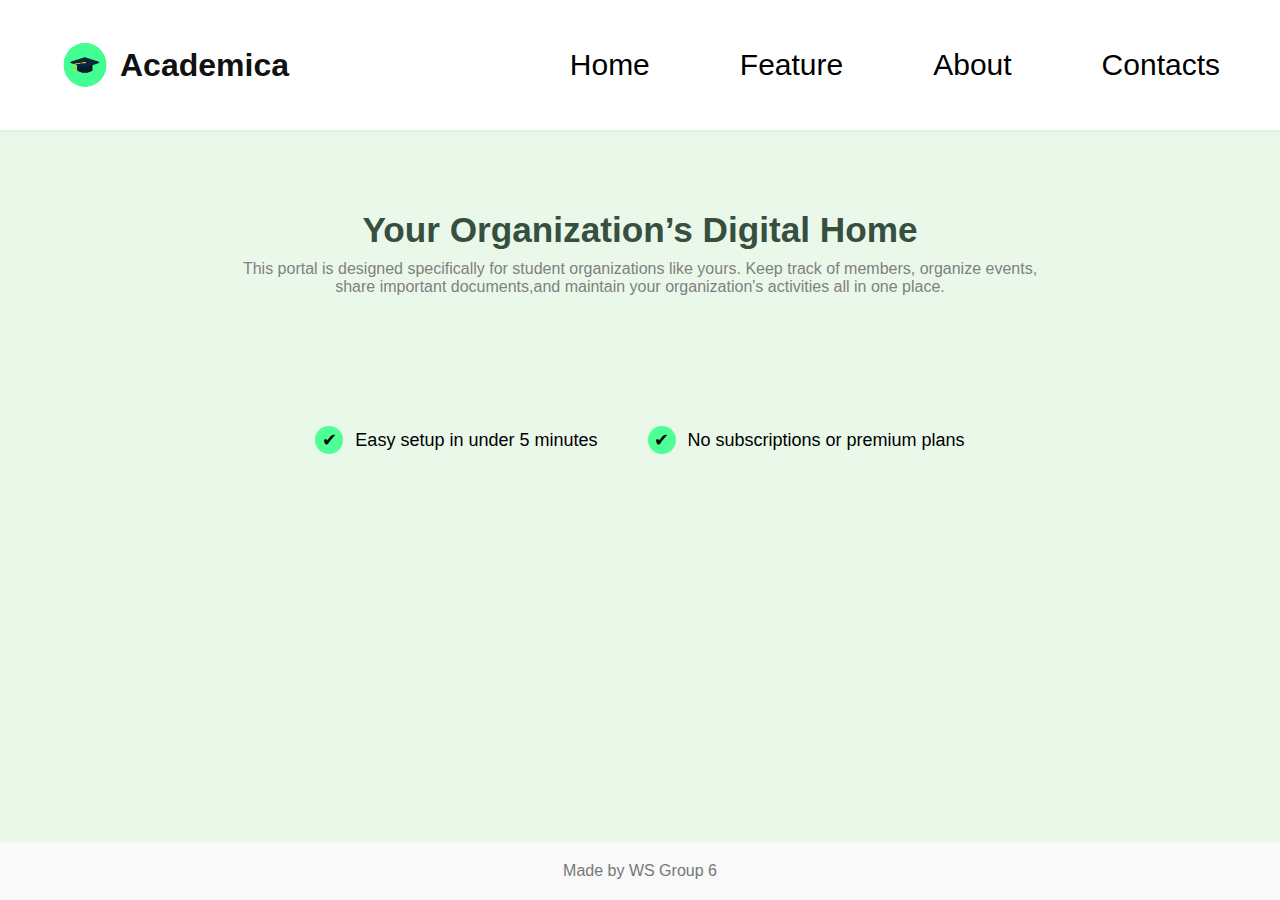
<file: WS101 project/about.html>
<!DOCTYPE html>
<html lang="en">
<head>
    <meta charset="UTF-8">
    <meta name="viewport" content="width=device-width, initial-scale=1.0">
    <title>About</title>
    <link rel="stylesheet" href="style.css">
</head>
<body>
    <header class=navbar>
        <div class="logo">
            <img src="567125993_743288328729256_5992105444755296096_n.png" alt="logo">
            <h1>Academica</h1>
        </div>
        <nav>
            <ul>
                <li><a href="home.html" class="Home">Home</a></li>
                <li><a href="features.html" class="Feature">Feature</a></li>
                <li><a href="about.html" class="About">About</a></li>
                <li><a href="contacts.html" class="Contacts">Contacts</a></li>
            </ul>
        </nav>
    </header>
    <section class="Brada">
        <h2>Your Organization’s Digital Home</h2>
        <p>This portal is designed specifically for student organizations like yours. Keep track of members, organize events, share important documents,and maintain your organization's activities all in one place.</p>
    </section>
    
    <section class="checkers">
        <ul>
  <li>
        <span class="check-icon">✔</span>
        Easy setup in under 5 minutes
  </li>
  <li>
        <span class="check-icon">✔</span>
        No subscriptions or premium plans
  </li>
</ul>   
    </section>
   
    <footer>
    <p>Made by WS Group 6</p>
</footer>
</body>
</html>
</file>
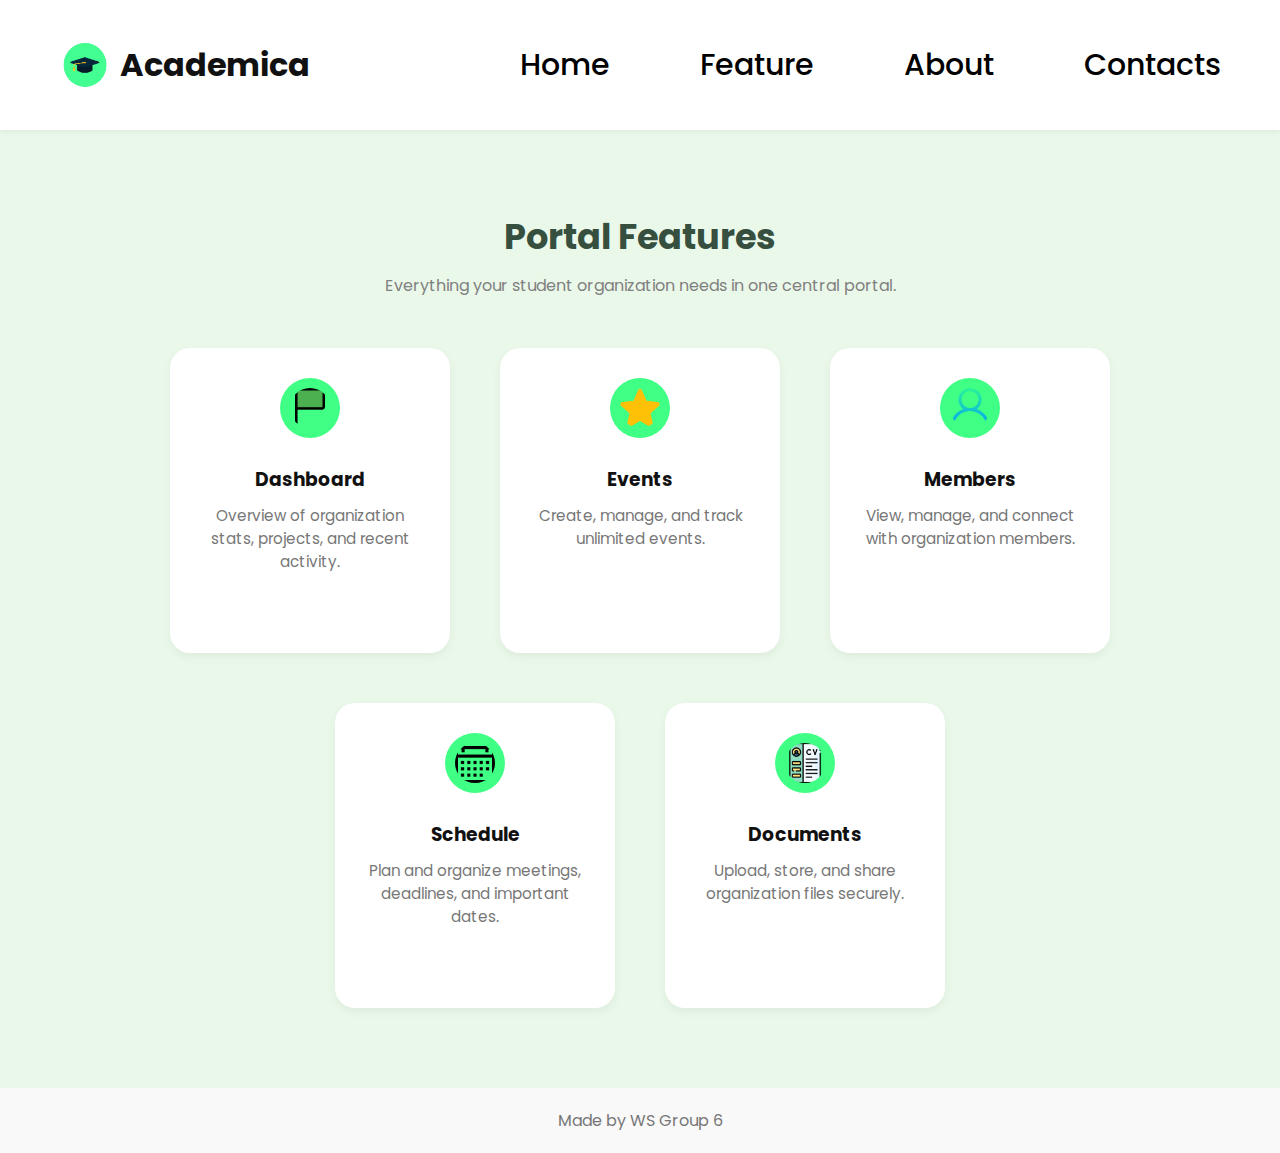
<file: WS101 project/features.html>
<!DOCTYPE html>
<html lang="en">
<head>
    <meta charset="UTF-8">
    <meta name="viewport" content="width=device-width, initial-scale=1.0">
    <title>Features</title>
    <link rel="stylesheet" href="style.css">
    <link href="https://fonts.googleapis.com/css2?family=Poppins:wght@400;600;700&display=swap" rel="stylesheet">
</head>
<body>
    <header class="navbar">
        <div class="logo">
            <img src="567125993_743288328729256_5992105444755296096_n.png" alt="logo">
            <h1>Academica</h1>
        </div>
        <nav>
            <ul>
                <li><a href="home.html" class="Home">Home</a></li>
                <li><a href="features.html" class="Feature">Feature</a></li>
                <li><a href="about.html" class="About">About</a></li>
                <li><a href="contacts.html" class="Contacts">Contacts</a></li>
            </ul>
        </nav>
    </header>

    <section class="Alahakbar">
        <h2>Portal Features</h2>
        <p>Everything your student organization needs in one central portal.</p>

        <div class="building1-container">
            <div class="building2-box">
                <img src="flag.png" alt="Dashboard Icon">
                <h3>Dashboard</h3>
                <p>Overview of organization stats, projects, and recent activity.</p>
            </div>
            <div class="building2-box">
                <img src="1828884.png" alt="Events Icon">
                <h3>Events</h3>
                <p>Create, manage, and track unlimited events.</p>
            </div>

            <div class="building2-box">
                <img src="user.png" alt="Members Icon">
                <h3>Members</h3>
                <p>View, manage, and connect with organization members.</p>
            </div>

            <div class="building2-box">
                <img src="747310.png" alt="Schedule Icon">
                <h3>Schedule</h3>
                <p>Plan and organize meetings, deadlines, and important dates.</p>
            </div>

            <div class="building2-box">
                <img src="3135731.png" alt="Documents Icon">
                <h3>Documents</h3>
                <p>Upload, store, and share organization files securely.</p>
            </div>
        </div>
    </section>

    <footer>
        <p>Made by WS Group 6</p>
    </footer>
</body>
</html>
</file>
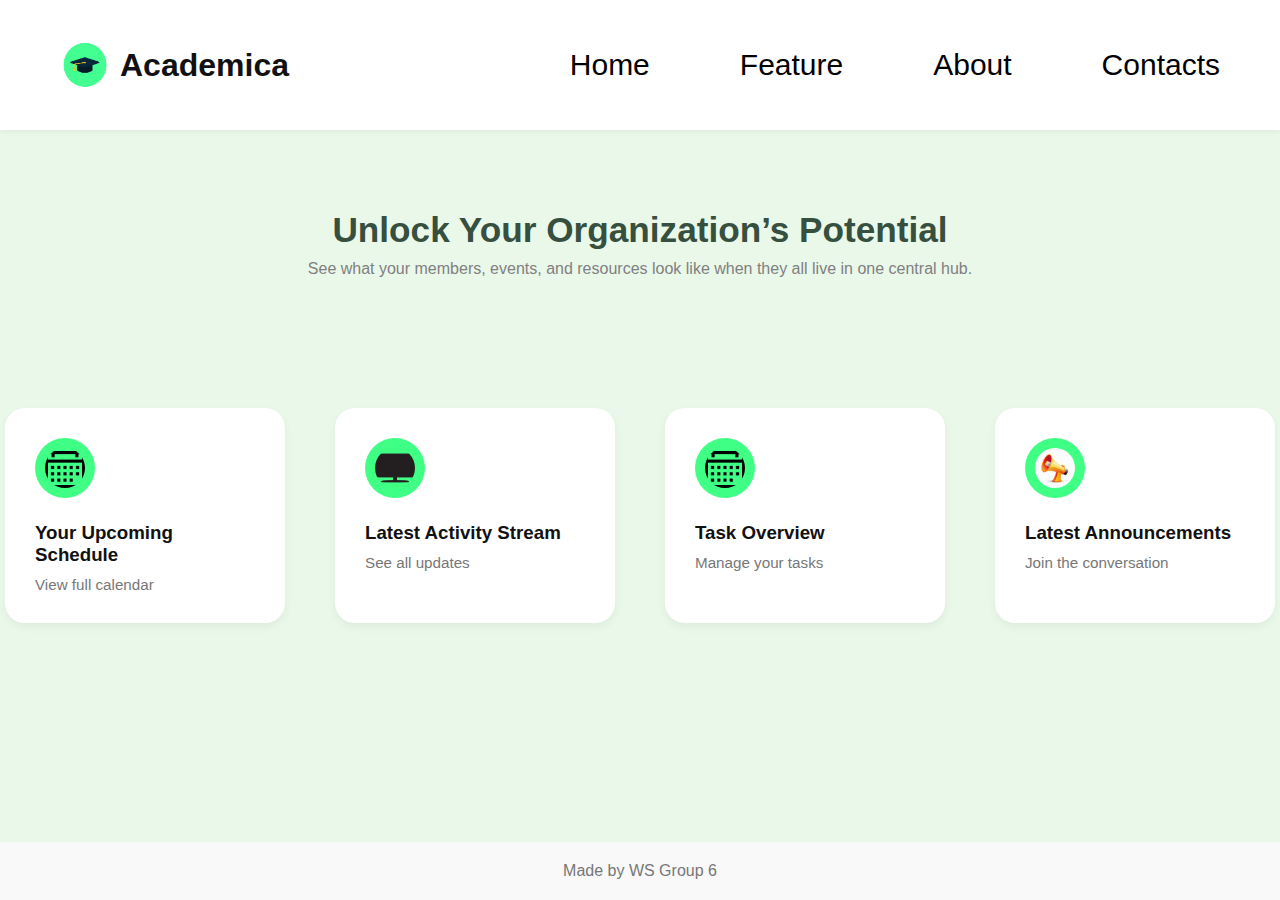
<file: WS101 project/home.html>
<!DOCTYPE html>
<html lang="en">
<head>
  <meta charset="UTF-8" />
  <meta name="viewport" content="width=device-width, initial-scale=1.0" />
  <title>Organization Dashboard</title>
  <link rel="stylesheet" href="style.css" />
</head>

<body>

    <header class="navbar">
        <div class="logo">
            <img src="567125993_743288328729256_5992105444755296096_n.png" alt="logo">
            <h1>Academica</h1>
        </div>
        <nav>
            <ul>
                <li><a href="home.html" class="Home">Home</a></li>
                <li><a href="features.html" class="Feature">Feature</a></li>
                <li><a href="about.html" class="About">About</a></li>
                <li><a href="contacts.html" class="Contacts">Contacts</a></li>
            </ul>
        </nav>
    </header>

    <div class="Alahakbar">
        <h2>Unlock Your Organization’s Potential</h2>
        <p>See what your members, events, and resources look like when they all live in one central hub.</p>
    </div>

    <div class="building1-container">

        <div class="building2-box">
            <img src="747310.png" alt="Calendar Icon">
            <h3>Your Upcoming Schedule</h3>
            <p>View full calendar</p>
        </div>

        <div class="building2-box">
            <img src="9740-television.png" alt="Activity Icon">
            <h3>Latest Activity Stream</h3>
            <p>See all updates</p>
        </div>

        <div class="building2-box">
            <img src="747310.png" alt="Calendar Icon">
            <h3>Task Overview</h3>
            <p>Manage your tasks</p>
        </div>

        <div class="building2-box">
            <img src="hand-holding-megaphone-speaker-on-solid-background-free-photo.jpg" alt="Megaphone Icon">
            <h3>Latest Announcements</h3>
            <p>Join the conversation</p>
        </div>

    </div>
  <footer>
    <p>Made by WS Group 6</p>
</footer>
</body>
</html>
</file>
<file: WS101 project/style.css>
/* Global */
* {
    margin: 0;
    padding: 0;
    box-sizing: border-box;
    font-family: 'Poppins', sans-serif;
}

body {
    background-color: rgb(234, 248, 234);
    display: flex;
    flex-direction: column;
    min-height: 100vh;
}

/* Navbar */
.navbar {
    display: flex;
    justify-content: space-between;
    align-items: center;
    padding: 40px 60px;
    background: #fff;
    box-shadow: 0 2px 5px rgba(0, 0, 0, 0.05);
}

.logo {
    display: flex;
    align-items: center;
    gap: 10px;
}

.logo img {
    width: 50px;
    height: 50px;
}

.logo h1 {
    color: #111;
    font-size: 2rem;
}

nav ul {
    list-style: none;
    display: flex;
    gap: 90px;
}

nav ul li a {
    text-decoration: none;
    color: #111;
    font-weight: 500;
    transition: color 0.3s ease;
}

nav li {
    font-size: 30px;
}

nav ul li a:hover,
nav ul li a.Feature,
nav ul li a.About,
nav ul li a.Contacts,
nav ul li a.Home {
    color: rgb(0, 0, 0);
}

/* Sections */
.Yahoo,
.Brada,
.Members,
.Alahakbar {
    text-align: center;
    padding: 80px 20px;
}

.Yahoo {
    height: 77vh;
}

.Yahoo h2 {
    font-size: 2.5rem;
    color: black;
}

.Yahoo h2 span {
    color: rgb(54, 79, 63);
}

.Yahoo p {
    color: black;
    margin: 15px 0 30px;
    font-size: 1.1rem;
}

.Brada h2,
.Members h2,
.Alahakbar h2 {
    color: rgb(54, 79, 63);
    font-size: 2.2rem;
    margin-bottom: 10px;
}

.Brada p,
.Members p,
.Alahakbar p {
    color: grey;
    font-size: 1rem;
    margin-bottom: 50px;
    max-width: 800px;
    margin-left: auto;
    margin-right: auto;
}

/* Buttons */
.CLICKMEEE,
.CLICKMEEE2 {
    padding: 12px 24px;
    border-radius: 25px;
    text-decoration: none;
    font-weight: 600;
    transition: background 0.3s ease, color 0.3s ease;
}

.CLICKMEEE {
    background: rgb(63, 255, 133);
    color: #111;
}

.CLICKMEEE:hover {
    background: rgb(63, 255, 133);
    color: white;
}

.CLICKMEEE2 {
    background: white;
    color: #111;
}

.CLICKMEEE2:hover {
    color: rgb(63, 255, 133);
}

/* Cards / Boxes */
.dogTags-container,
.building1-container,
.checkers ul {
    display: flex;
    justify-content: center;
    flex-wrap: wrap;
    gap: 50px;
    list-style: none;
    padding: 0;
}

.dogTags-box,
.building2-box {
    width: 280px;
    padding: 30px;
    border-radius: 20px;
    box-shadow: 0 4px 10px rgba(0, 0, 0, 0.05);
    background: #fff;
    transition: transform 0.3s ease;
    height: auto;
}

.dogTags-box:hover,
.building2-box:hover {
    transform: translateY(-8px);
}

.dogTags-box img,
.building2-box img {
    width: 60px;
    margin-bottom: 20px;
    background: #3fff85;
    border-radius: 50%;
    padding: 10px;
}

.dogTags-box h3,
.building2-box h3 {
    color: #111;
    margin-bottom: 10px;
}

.dogTags-box p,
.building2-box p {
    color: #777;
    font-size: 0.95rem;
}

/* Checkers */
.checkers li {
    display: flex;
    align-items: center;
    margin-bottom: 12px;
    font-size: 18px;
}

.check-icon {
    background-color: #4eff95;
    color: black;
    border-radius: 50%;
    width: 28px;
    height: 28px;
    display: flex;
    justify-content: center;
    align-items: center;
    margin-right: 12px;
    font-size: 18px;
}

/* Sign In / Log In Forms */
.brada-container {
    background: #fff;
    max-width: 400px;
    margin: 50px auto;
    padding: 40px 30px;
    border-radius: 20px;
    box-shadow: 0 4px 15px rgba(0, 0, 0, 0.05);
    text-align: center;
}

.brada-containerable input[type="text"],
.brada-containerable input[type="email"],
.brada-containerable input[type="password"] {
    width: 100%;
    padding: 12px 15px;
    margin: 10px 0 20px;
    border-radius: 15px;
    border: 1.5px solid #ccc;
    font-size: 1rem;
    outline: none;
    transition: border 0.3s ease;
}


.brada-containerable p {
    margin-top: 15px;
    font-size: 0.95rem;
    color: grey;
}

.brada-containerable p a {
    color: rgb(63, 255, 133);
    text-decoration: none;
    font-weight: 500;
    transition: color 0.3s ease;
}

.brada-containerable:hover {
    color: rgb(63, 255, 133);
}

/* Footer */
footer {
    text-align: center;
    background: #f9f9f9;
    padding: 20px;
    color: #777;
    font-size: 1rem;
    margin-top: auto;
}

.building1-containers {
    display: flex;
    flex-wrap: wrap;
    justify-content: center;
    gap: 30px;        
}

.building2-boxss {
    flex: 0 0 calc(50% - 30px);
    box-sizing: border-box;
}

body {
    overflow: hidden;
}
</file>
